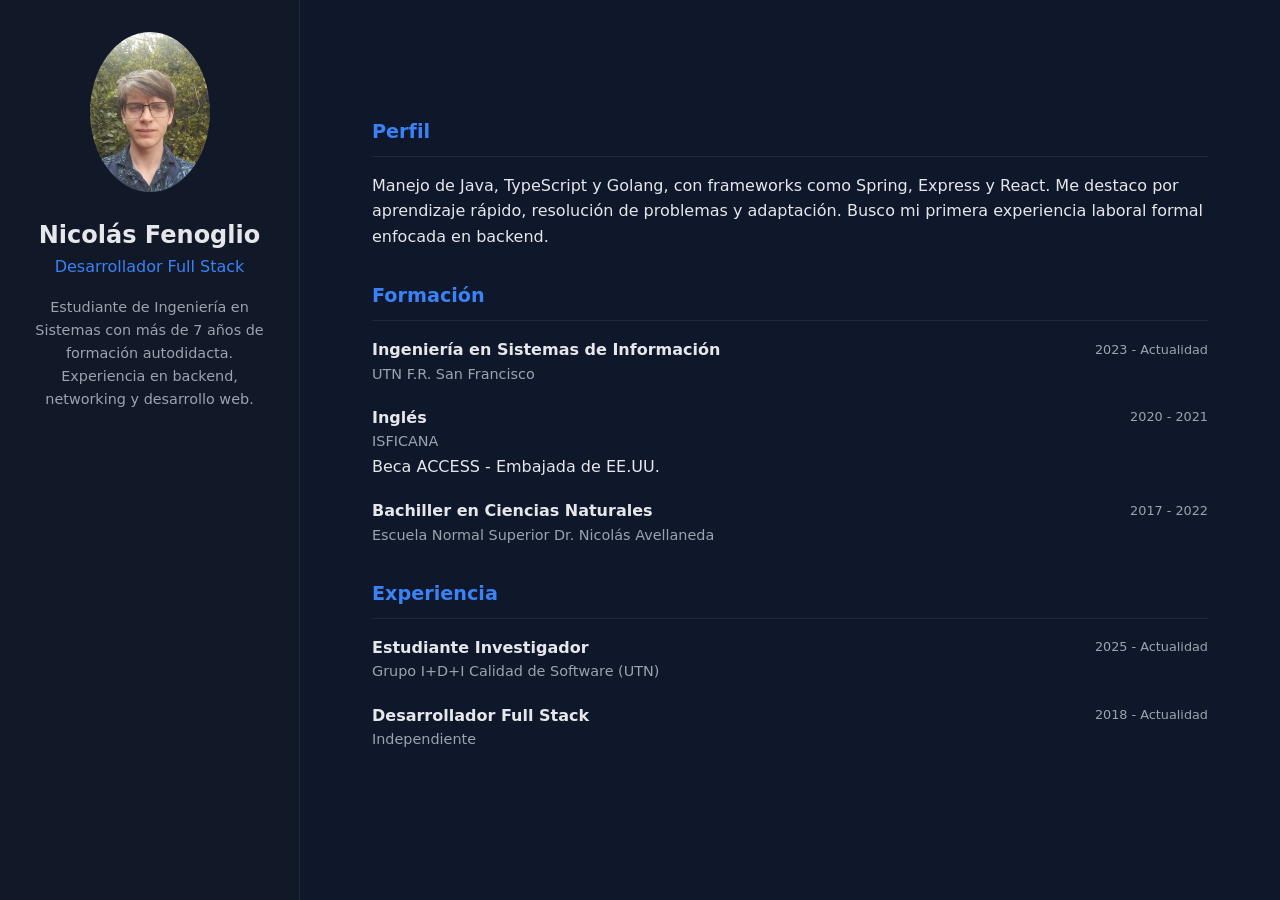
<file: resume.html>
<!DOCTYPE html>
<html lang="es">
<head>
  <meta charset="UTF-8">
  <meta name="viewport" content="width=device-width, initial-scale=1.0">
  <title>Nicolás Fenoglio - Curriculum Vitae</title>
  <link rel="stylesheet" href="./css/resume.css">
  <link rel="apple-touch-icon" sizes="180x180" href="/assets/favicon/apple-touch-icon.png">
  <link rel="icon" type="image/png" sizes="32x32" href="/assets/favicon/favicon-32x32.png">
  <link rel="icon" type="image/png" sizes="16x16" href="/assets/favicon/favicon-16x16.png">
</head>
<body>
  <div class="container">
    <aside class="sidebar">
      <img src="./assets/resume/photo.jpeg" alt="Nicolás Fenoglio" class="profile-img">
      <h1>Nicolás Fenoglio</h1>
      <p class="role">Desarrollador Full Stack</p>
      <div class="about">
        <p>
          Estudiante de Ingeniería en Sistemas con más de 7 años de formación autodidacta.
          Experiencia en backend, networking y desarrollo web.
        </p>
      </div>
    </aside>
    <main class="content">
      <section>
        <h2>Perfil</h2>
        <p>
          Manejo de Java, TypeScript y Golang, con frameworks como Spring, Express y React.
          Me destaco por aprendizaje rápido, resolución de problemas y adaptación.
          Busco mi primera experiencia laboral formal enfocada en backend.
        </p>
      </section>
      <section>
        <h2>Formación</h2>
        <article class="item">
          <div class="item-header">
            <h3>Ingeniería en Sistemas de Información</h3>
            <span>2023 - Actualidad</span>
          </div>
          <p class="place">UTN F.R. San Francisco</p>
        </article>
        <article class="item">
          <div class="item-header">
            <h3>Inglés</h3>
            <span>2020 - 2021</span>
          </div>
          <p class="place">ISFICANA</p>
          <p>Beca ACCESS - Embajada de EE.UU.</p>
        </article>
        <article class="item">
          <div class="item-header">
            <h3>Bachiller en Ciencias Naturales</h3>
            <span>2017 - 2022</span>
          </div>
          <p class="place">Escuela Normal Superior Dr. Nicolás Avellaneda</p>
        </article>
      </section>
      <section>
        <h2>Experiencia</h2>
        <article class="item">
          <div class="item-header">
            <h3>Estudiante Investigador</h3>
            <span>2025 - Actualidad</span>
          </div>
          <p class="place">Grupo I+D+I Calidad de Software (UTN)</p>
        </article>
        <article class="item">
          <div class="item-header">
            <h3>Desarrollador Full Stack</h3>
            <span>2018 - Actualidad</span>
          </div>
          <p class="place">Independiente</p>
        </article>
      </section>
    </main>
  </div>
</body>
</html>
</file>
<file: css/resume.css>
* {
  margin: 0;
  padding: 0;
  box-sizing: border-box;
}

:root {
  --bg: #0f172a;
  --card: #111827;
  --accent: #3b82f6;
  --text: #e5e7eb;
  --subtext: #9ca3af;
}

body {
  font-family: system-ui, -apple-system, sans-serif;
  background: var(--bg);
  color: var(--text);
  line-height: 1.6;
}

.container {
  display: grid;
  grid-template-columns: 300px 1fr;
  min-height: 100vh;
}

.sidebar {
  background: var(--card);
  padding: 2rem;
  text-align: center;
  border-right: 1px solid #1f2937;
}

.profile-img {
  width: 120px;
  border-radius: 50%;
  object-fit: cover;
  margin-bottom: 1rem;
}

.sidebar h1 {
  font-size: 1.5rem;
}

.role {
  color: var(--accent);
  margin-bottom: 1rem;
}

.about {
  font-size: 0.9rem;
  color: var(--subtext);
}

.content {
  padding: 2rem;
  max-width: 900px;
  margin: auto;
}

section {
  margin-bottom: 2rem;
}

section h2 {
  font-size: 1.2rem;
  color: var(--accent);
  margin-bottom: 1rem;
  border-bottom: 1px solid #1f2937;
  padding-bottom: 0.5rem;
}

.item {
  margin-bottom: 1.2rem;
}

.item-header {
  display: flex;
  justify-content: space-between;
  align-items: center;
}

.item-header h3 {
  font-size: 1rem;
}

.item-header span {
  font-size: 0.8rem;
  color: var(--subtext);
}

.place {
  color: var(--subtext);
  font-size: 0.9rem;
}

@media (max-width: 768px) {
  .container {
    grid-template-columns: 1fr;
  }

  .sidebar {
    border-right: none;
    border-bottom: 1px solid #1f2937;
  }

  .content {
    padding: 1.5rem;
  }
}
</file>
